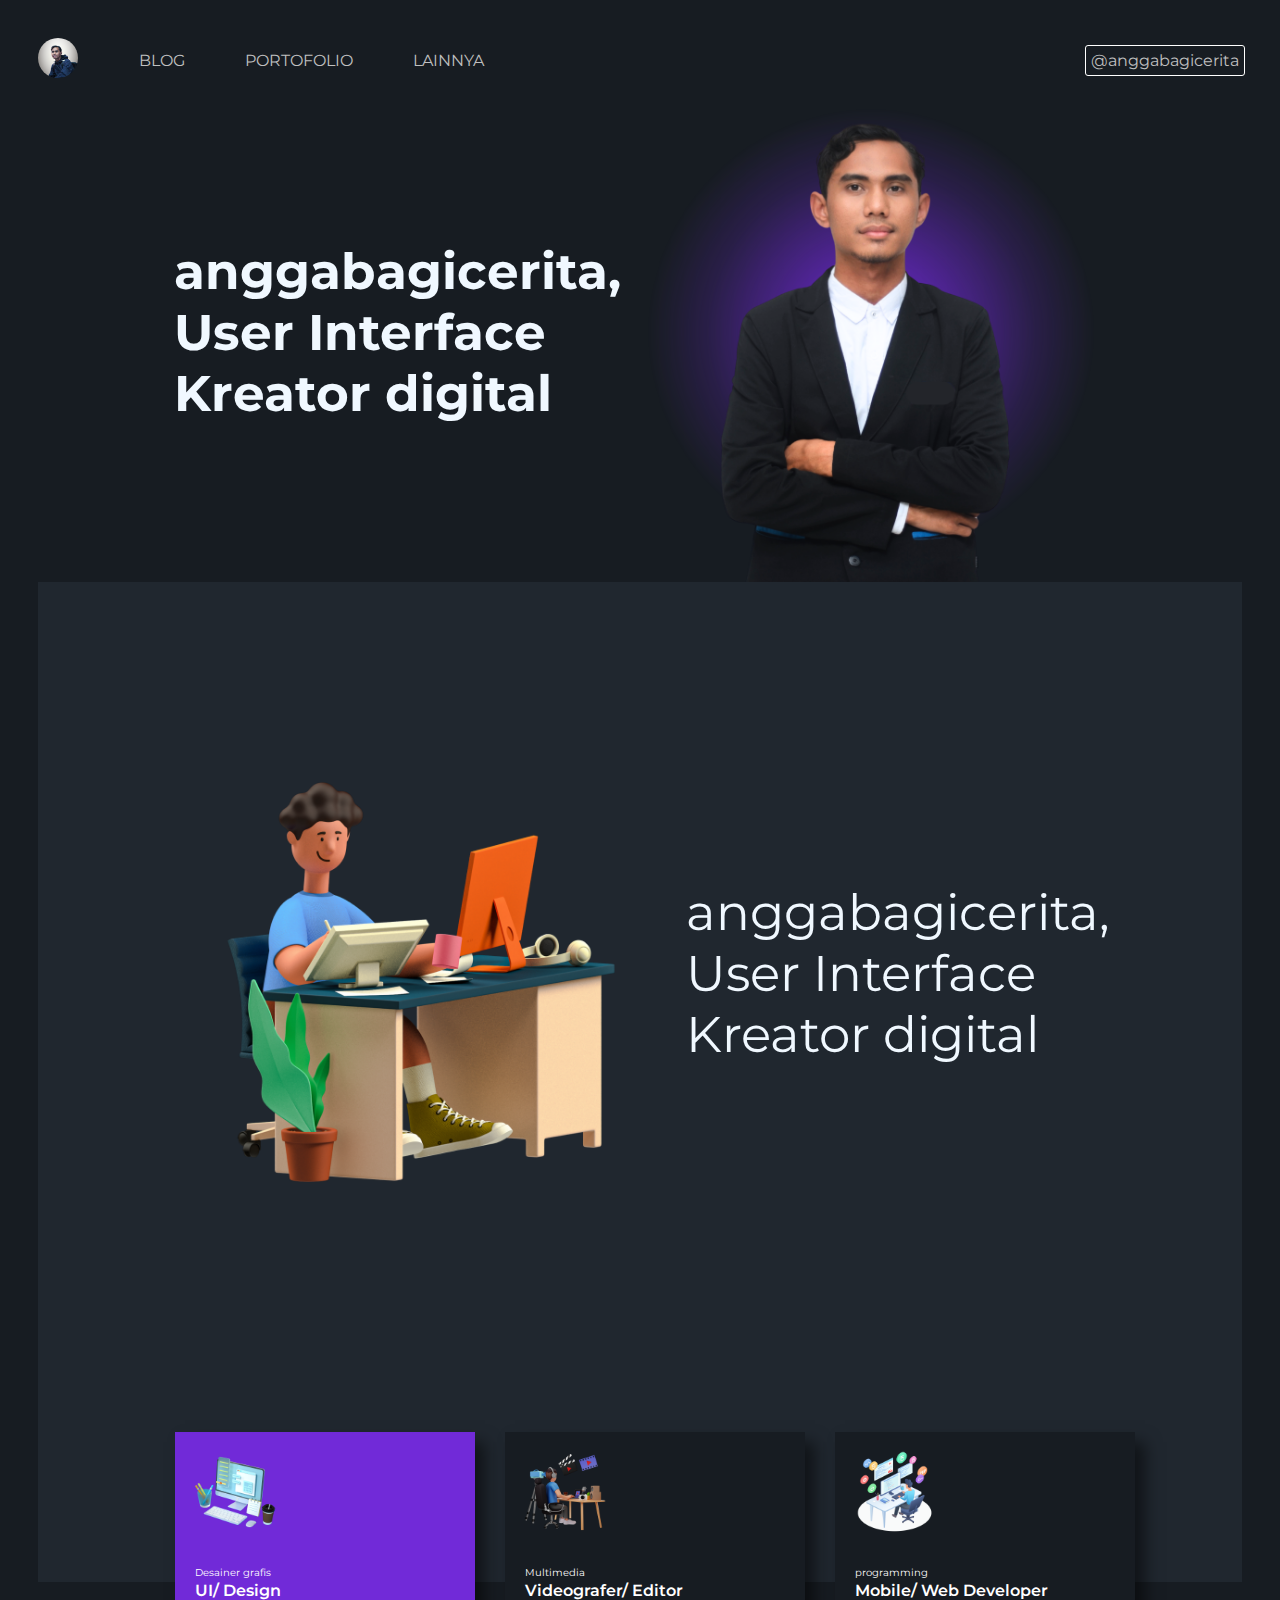
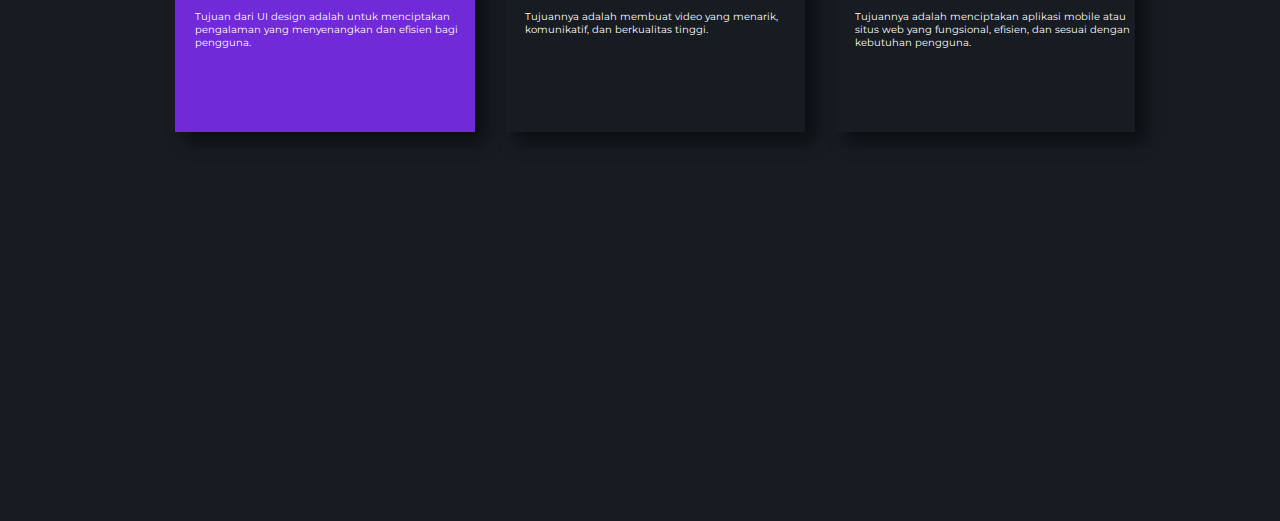
<file: index.html>
<!DOCTYPE html>
<html lang="en">
<head>
    <meta charset="UTF-8">
    <meta name="viewport" content="width=device-width, initial-scale=1.0">
    <title>anggabagicerita</title>
    <link rel="stylesheet" href="style.css" >
    <link href="https://fonts.googleapis.com/css2?family=Roboto:wght@400;700&display=swap" rel="stylesheet">
    <link rel="preconnect" href="https://fonts.googleapis.com">
<link rel="preconnect" href="https://fonts.gstatic.com" crossorigin>
<link href="https://fonts.googleapis.com/css2?family=Montserrat:ital,wght@0,100..900;1,100..900&display=swap" rel="stylesheet">
<meta name="viewport" content="width=device-width, initial-scale=1.0">
</head>
<body>
    <!-- NAVBAR -->
    <div class="container-div">
        <ul class="a-profile">
            <a href="index.html" >
                <img src="profil.png" alt="" class="profil-image">
            </a>
         </ul>
            <li class="text-judul">
                <a href="#blog" class="a-judul">BLOG</a>
            </li>
            <li class="text-judul">
                <a href="#portofolio" class="a-judul">PORTOFOLIO</a>
            </li>
            <li class="text-judul">
                <a href="lainnya.html" class="a-judul">LAINNYA</a>
            </li>
            <a href="https://www.instagram.com/anggabagicerita?igsh=MWZuMmhrM2MwbW90aw==" class="container-email">
            <li>
                @anggabagicerita
            </li>
        </a>
    </div>
    <!-- NAVBAR AND -->

    <!-- KONTEN -->
    <div class="image-konten">
        <li class="konten-judul">anggabagicerita,<br>User Interface<br>Kreator digital</li>
        <img src="konten3.png" alt="" class="image-konten1">
    </div>
    <div id="blog" class="footer-div">
        <img src="kreator.png" alt="" class="image-konten2">
        <li class="konten-judul2">anggabagicerita,<br>User Interface<br>Kreator digital</li>
    </div>
    <!-- KONTEN and -->

    <!-- FORTOFOLIO -->
    <div id="portofolio" class="footer1-div">
        <a href="uidesign.html"  class="item-footer">
            <ul>
                <img src="UI.png" alt="" class="ui-item">
                <li class="ui-descripsi">Desainer grafis</li>
                <li class="ui-design">UI/ Design</li>
                <li class="ui-descripsi">Tujuan dari UI design adalah untuk menciptakan pengalaman yang menyenangkan dan efisien bagi pengguna.</li>
            </ul>
         </a>
        <a href="media.html" class="item-media">
            <ul>
                <img src="media.png" alt="" class="ui-item">
                <li class="ui-descripsi">Multimedia</li>
                <li class="ui-design">Videografer/ Editor</li>
                <li class="ui-descripsi">Tujuannya adalah membuat video yang menarik, komunikatif, dan berkualitas tinggi.</li>
             </ul>
        </a>
        <a href="webmobile.html" class="item-media">
        <ul>
              <img src="mobile.png" alt="" class="ui-item">
              <li class="ui-descripsi">programming</li>
              <li class="ui-design">Mobile/ Web Developer</li>
            <li class="ui-descripsi">Tujuannya adalah menciptakan aplikasi mobile atau situs web yang fungsional, efisien, dan sesuai dengan kebutuhan pengguna.</li>
        </ul>
        </a>
    </div>
    <!-- FORTOFOLIO AND -->

</body>
</file>
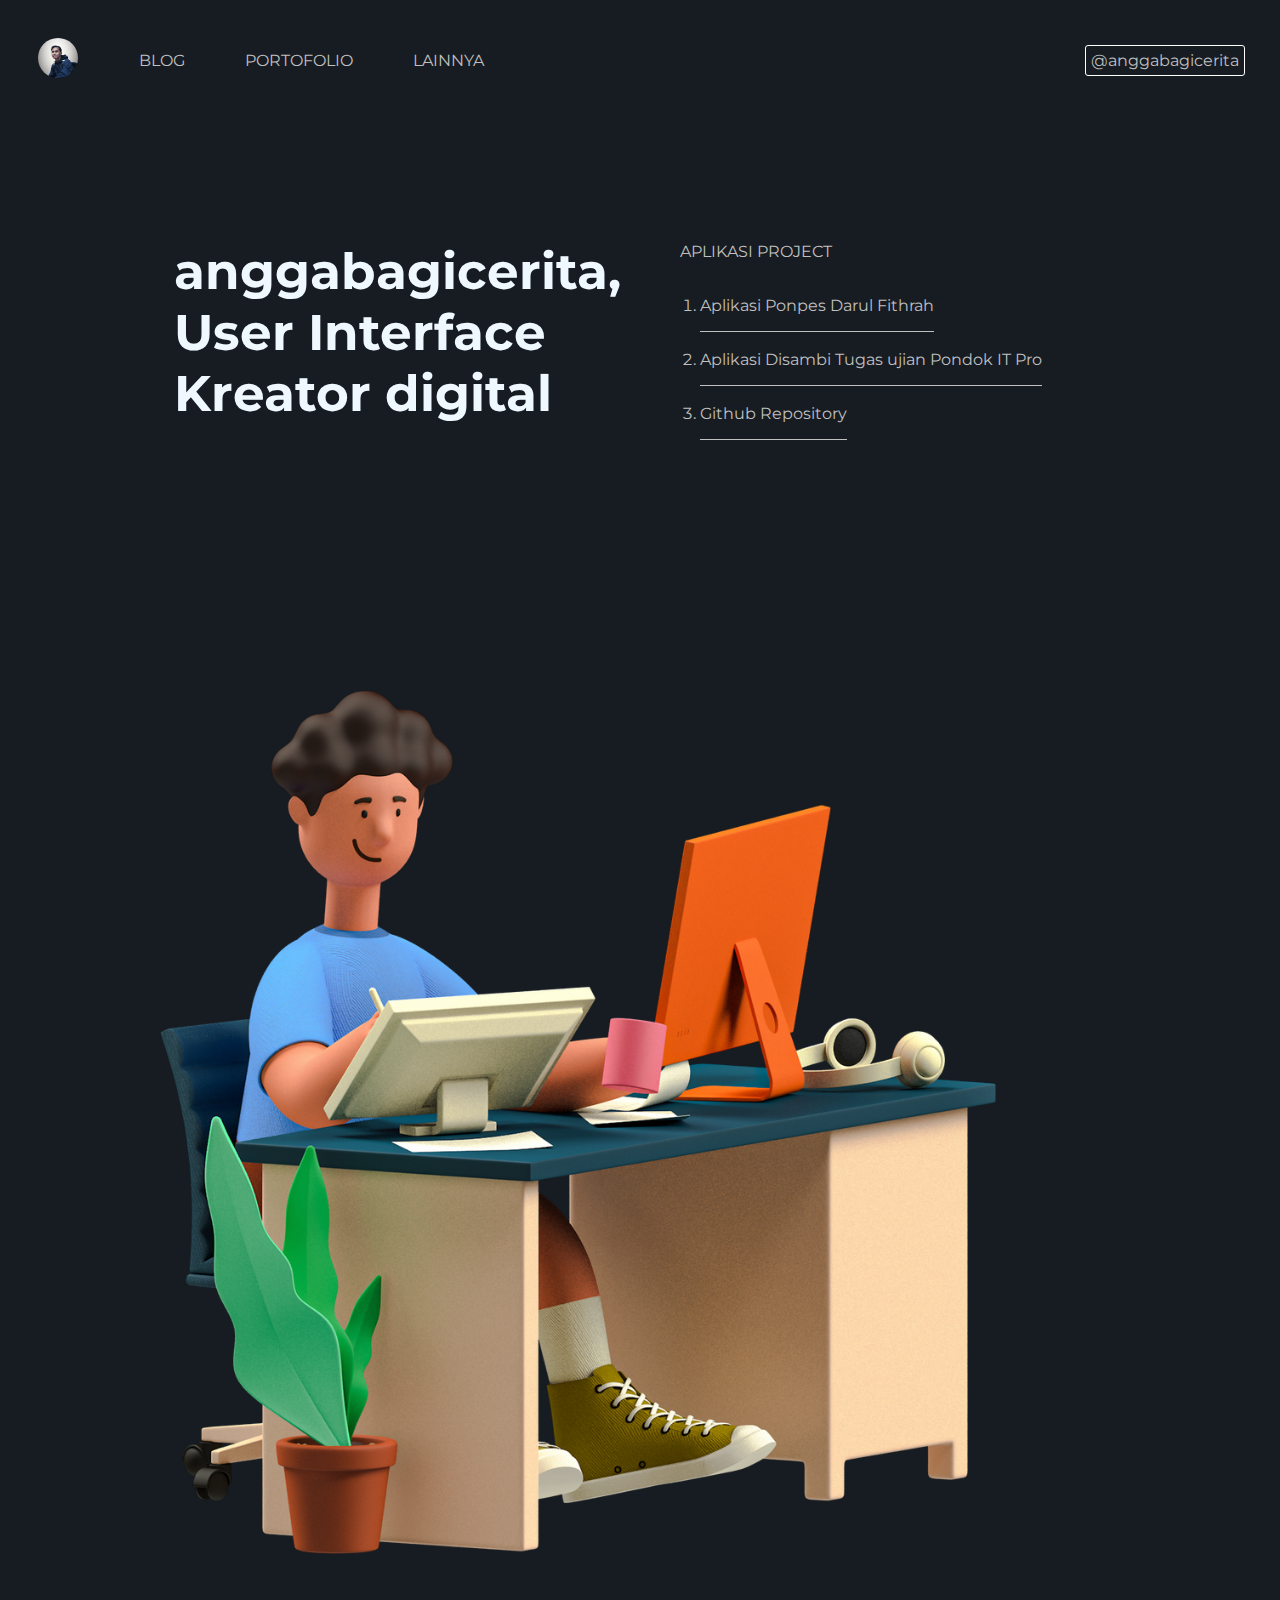
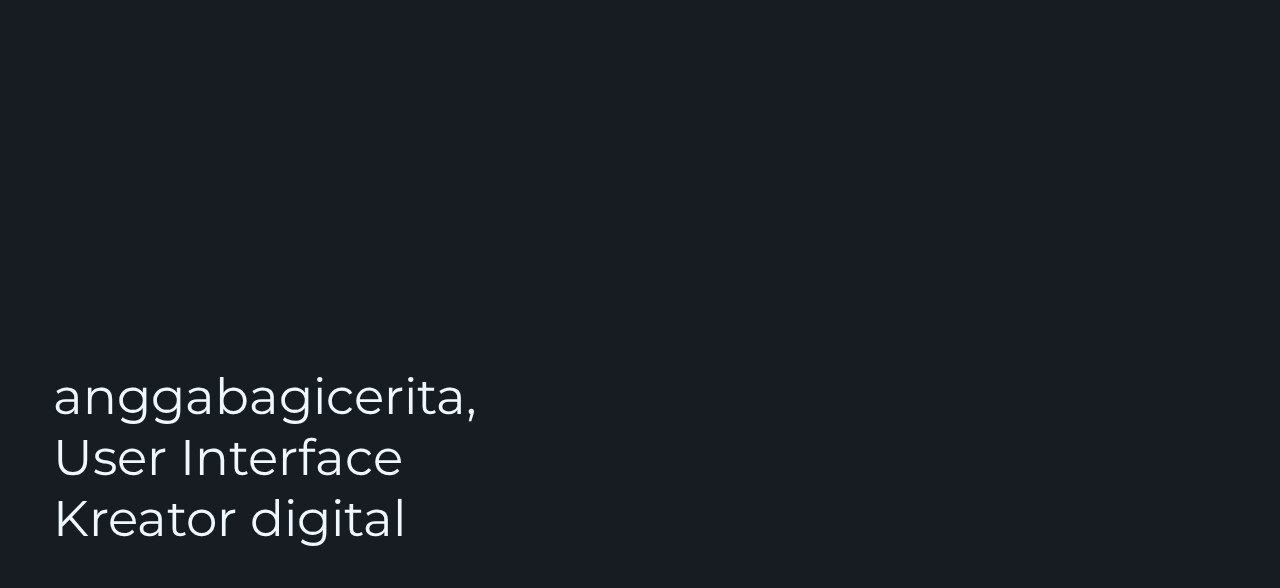
<file: webmobile.html>
<!DOCTYPE html>
<html lang="en">
<head>
    <meta charset="UTF-8">
    <meta name="viewport" content="width=\, initial-scale=1.0">
    <title>web</title>
    <link rel="stylesheet" href="styleweb.css" >
    <link href="https://fonts.googleapis.com/css2?family=Roboto:wght@400;700&display=swap" rel="stylesheet">
    <link rel="preconnect" href="https://fonts.googleapis.com">
<link rel="preconnect" href="https://fonts.gstatic.com" crossorigin>
<link href="https://fonts.googleapis.com/css2?family=Montserrat:ital,wght@0,100..900;1,100..900&display=swap" rel="stylesheet">
<meta name="viewport" content="width=device-width, initial-scale=1.0">
</head>
<body>
    <!-- NAVBAR -->
    <div class="container-div">
        <ul class="a-profile">
            <a href="index.html" >
                <img src="profil.png" alt="" class="profil-image">
            </a>
         </ul>
            <li class="text-judul">
                <a href="#blog" class="a-judul">BLOG</a>
            </li>
            <li class="text-judul">
                <a href="#portofolio" class="a-judul">PORTOFOLIO</a>
            </li>
            <li class="text-judul">
                <a href="lainnya.html" class="a-judul">LAINNYA</a>
            </li>
            <a href="https://www.instagram.com/anggabagicerita?igsh=MWZuMmhrM2MwbW90aw==" class="container-email">
            <li>
                @anggabagicerita
            </li>
        </a>
    </div>
    <!-- NAVBAR AND -->

    <!-- KONTEN -->
    <div class="image-konten">
        <li class="konten-judul">anggabagicerita,<br>User Interface<br>Kreator digital</li>
        <ul class="image-konten1">
            <ol type="1" class="list-item">
                <p class="judul-list">APLIKASI PROJECT</p>
                <a href="https://drive.google.com/file/d/1qz00WZIP3b_E0QTQefb9Zs5nOSjLeLTA/view?usp=drive_link" class="a-href">
                    <li class="text-list">Aplikasi Ponpes Darul Fithrah</li>
                </a>
                     <a href="https://drive.google.com/file/d/15d09kfWmZ3kyU-TT78ZvEdLHsL4bB9ZV/view?usp=drive_link" class="a-href">
                <li class="text-list">Aplikasi Disambi Tugas ujian Pondok IT Pro</li>
                     </a>
                <a href="https://github.com/ProgrammerDF" class="a-href">
                    <li class="text-list">Github Repository</li>
                </a>
              </ol>
        </ul>
    </div>
    <div id="blog" class="footer-div">
        <img src="kreator.png" alt="" class="image-konten2">
        <li class="konten-judul2">anggabagicerita,<br>User Interface<br>Kreator digital</li>
    </div>
    <!-- KONTEN and -->
</body>
</html>
</file>
<file: style.css>
*,
html {
    margin: 0;
    padding: 0;
}
 /* CSS untuk efek smooth scrolling */
 html {
    scroll-behavior: smooth;
}
body {
    background-color: #171c22;
    margin: 3%;
}

.text-judul {
    color: silver;
    list-style-type:none;
    margin-left: 5%;
    font-family: "Montserrat", sans-serif;
}

.container-div {
    display: flex;
    align-items: center;
}

.profil-image {
    width: 40px;
    height: 40px;
    border-radius: 50%;
}

.container-email {
    color: silver;
    list-style-type:none;
    text-decoration: none;
    margin-left: 50%;
    font-family: "Montserrat", sans-serif;
    border: 0.1pt solid white;
    border-radius: 3px; /* Sudut melengkung 20px */
    padding: 5px;
}

.container-email:hover {
    background-color: #20272f;
}
.konten-judul {
    font-size: 50px;
    color: aliceblue;
    list-style-type:none;
    margin-left: 15px;
    font-family: "Montserrat", sans-serif;
    font-weight: bold;
}
.konten-judul2 {
    font-size: 50px;
    color: aliceblue;
    list-style-type:none;
    margin-left: 15px;
    margin-top: 300px;
    font-family: "Montserrat", sans-serif;
}

.a-judul {
    color: silver;
    text-decoration: none;
}

.a-judul:hover {
    color: aliceblue;
    text-decoration: none;
    
}

.image-konten {
    display: flex;
    align-items: center;
    justify-content: center;
}

.image-konten1 {
    width: 500px;
    height: 500px;
    animation:ease-in;
    animation-duration: 10s;
}

/* <!-- NAVBAR AND --> */

/* <!-- FORTOFOLIO --> */
.image-konten2 {
    width: 500px;
    height: 500px;
    animation:ease-in;
    animation-duration: 10s;
    margin-top: 150px;
}
.footer-div {
    width: 100%;
    height: 1000px;
    background-color: #20272f;
    display: flex;
    justify-content: center;
}
.footer1-div {
    width: 100%;
    height: 500px;
    background-color: #171c22;
    display: flex;
    justify-content: center;
}
.item-footer {
    background-color: #712ad8;
    width: 300px;
    height: 300px;
    margin-top: -150px;
    margin-inline-start: 30px;
    box-shadow: 10px 10px 15px rgba(0, 0, 0, 0.5); /* Bayangan dengan jarak dan blur */
    text-decoration: none;
    transition: background-color 5s ease,box-shadow 1s,widht 1s,height 1s,margin-top 1s, transform 1s ease; /* Efek delay selama 0.5 detik */
}
.item-footer:hover {
    width: 320px;
    height: 320px;
    margin-top: -150px;
    margin-top: -170px;
    margin-inline-start: 30px;
    box-shadow: 10px 10px 15px rgba(102, 102, 101, 0.5); /* Bayangan dengan jarak dan blur */
    text-decoration: none;
    /* transform: scale(1.1); Membesarkan elemen saat dihover */
}
.item-media {
    background-color: #171c22;
    width: 300px;
    height: 300px;
    margin-top: -150px;
    margin-inline-start: 30px;
    box-shadow: 10px 10px 15px rgba(0, 0, 0, 0.5); /* Bayangan dengan jarak dan blur */
    text-decoration: none;
    transition: background-color 5s ease,box-shadow 1s,widht 1s,height 1s,margin-top 1s, transform 1s ease; /* Efek delay selama 0.5 detik */
}
.item-media:hover {
    width: 320px;
    height: 320px;
    margin-top: -150px;
    margin-top: -170px;
    margin-inline-start: 30px;
    box-shadow: 10px 10px 15px #712ad8; /* Bayangan dengan jarak dan blur */
    text-decoration: none;
}
.ui-item {
    width: 100px;
    height: 100px;
    margin: 10px;
    margin-top: 10PX;
    text-decoration: none;
}
.ui-design {
    color: white;
    font-family: "Montserrat", sans-serif;
    list-style-type:none;
    margin-left: 20px;
    font-weight:600;
    margin-top: 2px;
    text-decoration: none;
}
.ui-descripsi {
    color: white;
    font-family: "Montserrat", sans-serif;
    font-size: 10px;
    list-style-type:none;
    margin-left: 20px;
    margin-top: 10px;
    text-decoration: none;
}
</file>
<file: styleweb.css>
*,
html {
    margin: 0;
    padding: 0;
}
 /* CSS untuk efek smooth scrolling */
 html {
    scroll-behavior: smooth;
}
body {
    background-color: #171c22;
    margin: 3%;
}

.text-judul {
    color: silver;
    list-style-type:none;
    margin-left: 5%;
    font-family: "Montserrat", sans-serif;
}

.container-div {
    display: flex;
    align-items: center;
}

.profil-image {
    width: 40px;
    height: 40px;
    border-radius: 50%;
}

.container-email {
    color: silver;
    list-style-type:none;
    text-decoration: none;
    margin-left: 50%;
    font-family: "Montserrat", sans-serif;
    border: 0.1pt solid white;
    border-radius: 3px; /* Sudut melengkung 20px */
    padding: 5px;
}

.container-email:hover {
    background-color: #20272f;
}
.konten-judul {
    font-size: 50px;
    color: aliceblue;
    list-style-type:none;
    margin-left: 15px;
    font-family: "Montserrat", sans-serif;
    font-weight: bold;
}
.konten-judul2 {
    font-size: 50px;
    color: aliceblue;
    list-style-type:none;
    margin-left: 15px;
    margin-top: 300px;
    font-family: "Montserrat", sans-serif;
}

.a-judul {
    color: silver;
    text-decoration: none;
}

.a-judul:hover {
    color: aliceblue;
    text-decoration: none;
    
}

.image-konten {
    display: flex;
    align-items: center;
    justify-content: center;
    background-color: #171c22;
}

.image-konten1 {
    width: 500px;
    height: 500px;
    display: flex;
    align-items: center;
    justify-content: center;
}
.list-item{
    color: aliceblue;
    font-family: "Montserrat", sans-serif;
    text-decoration:none;
}
.text-list {
    margin-top: 35px;
    color: silver;
    text-decoration:none;
    text-decoration: underline;
      text-underline-offset: 20px;
    font-family: "Montserrat", sans-serif;
}
.text-list:hover {
    color: aliceblue;
}
.judul-list{
    color: silver;
    font-family: "Montserrat", sans-serif;
    margin-left: -20px;
}
.a-href{
    text-decoration:none;
}
/* <!-- NAVBAR AND --> */
</file>
